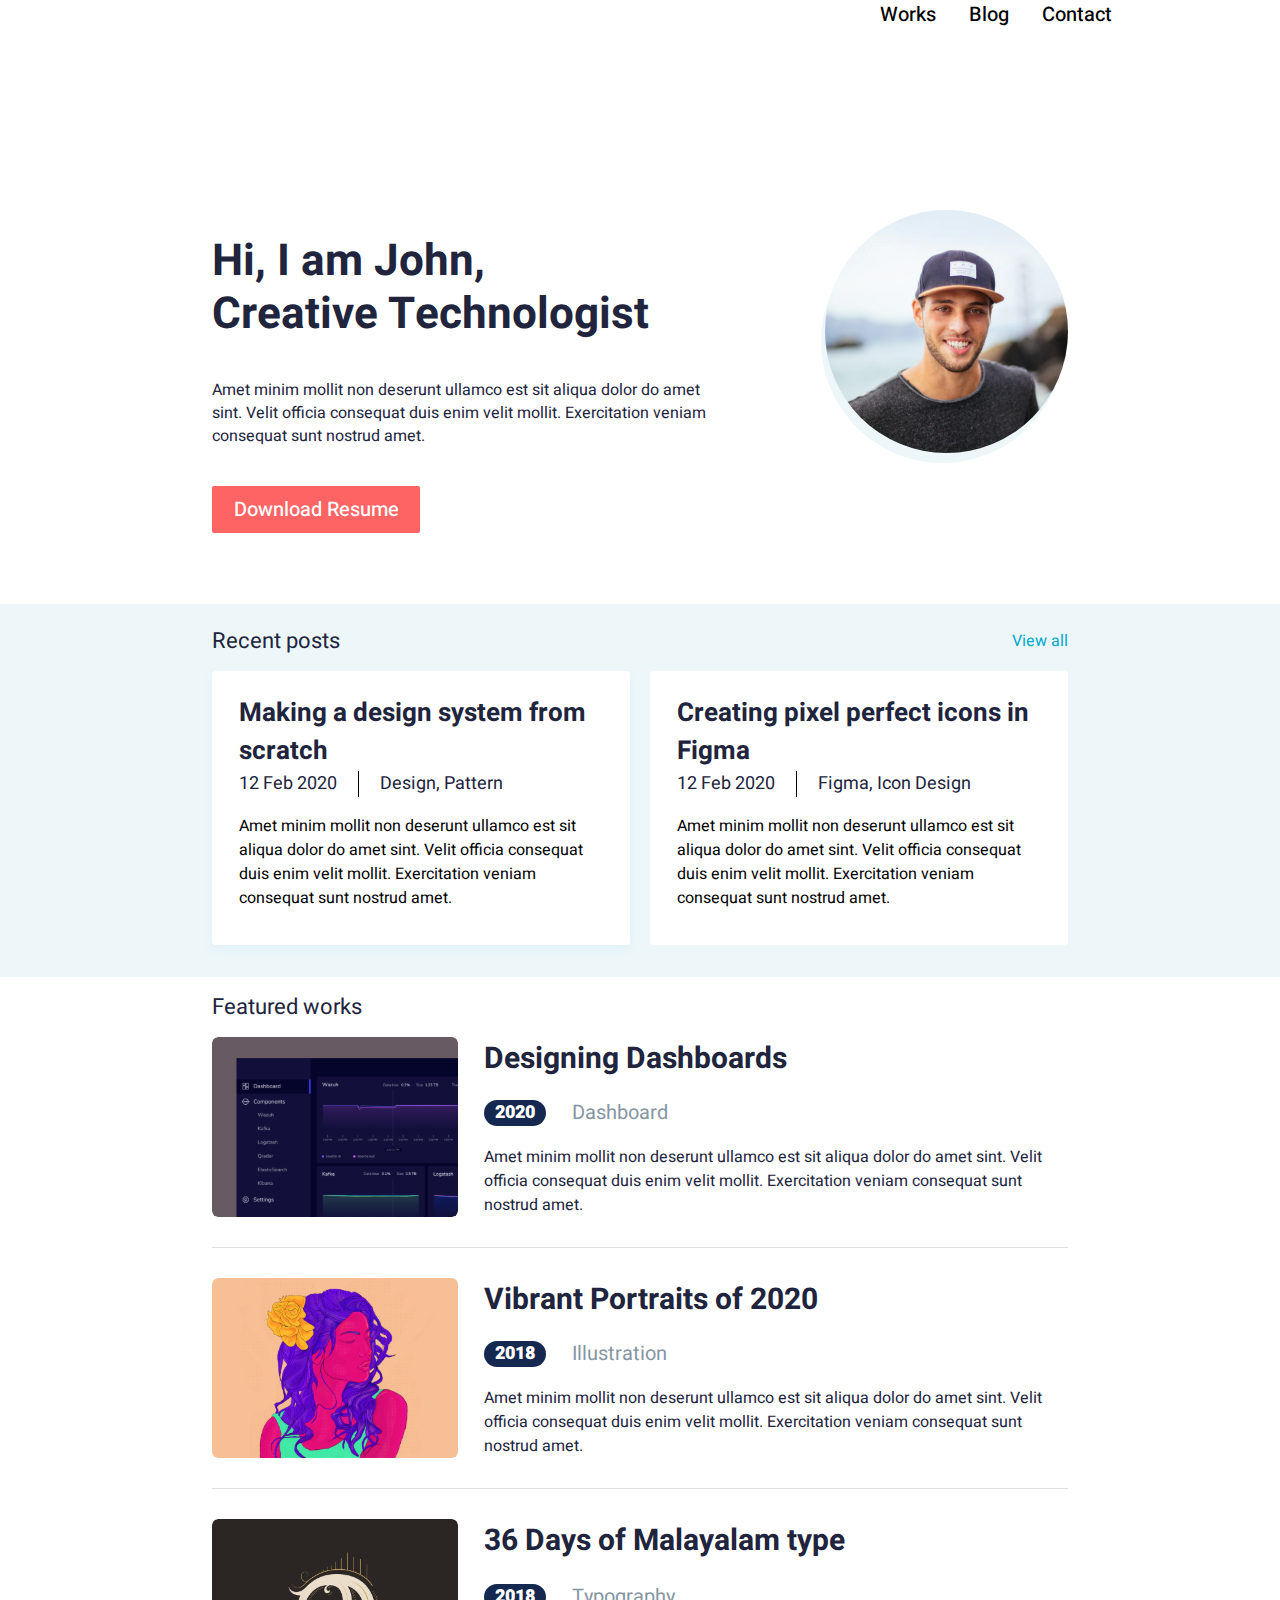
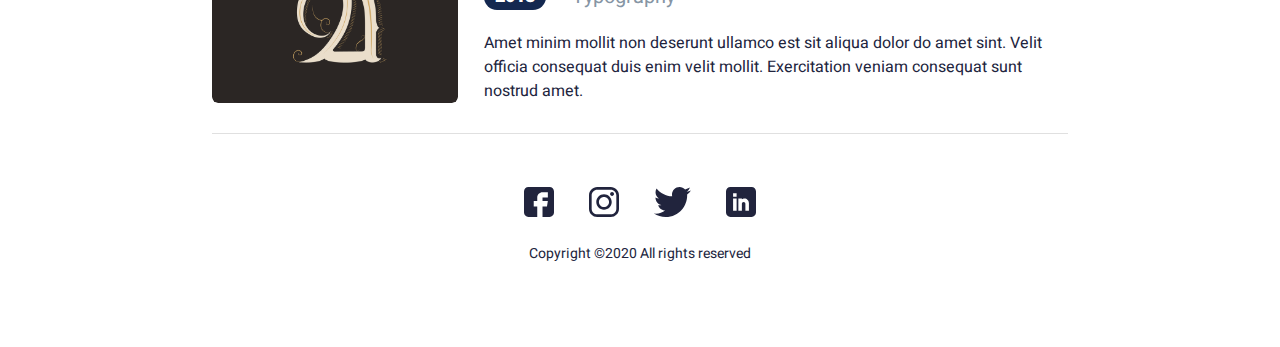
<file: index.html>
<!DOCTYPE html>
<html lang="en">

  <head>
    <meta charset="UTF-8">
    <link rel="stylesheet" href="css/reset.css">
    <link rel="stylesheet" href="css/style.css">
    <link
      href="https://fonts.googleapis.com/css2?family=Heebo:wght@400;500;700;900&display=swap"
      rel="stylesheet">
    <meta http-equiv="X-UA-Compatible" content="IE=edge">
    <meta name="viewport" content="width=device-width, initial-scale=1.0">
    <title>Document</title>
  </head>

  <body>
    <div class="wrapper">
      <header class="header">
        <div class="header-container">
          <nav class="nav-header">
            <ul class="nav-menu">
              <li class="header-menu-item"><a href="#"> Works</a></li>
              <li class="header-menu-item"><a href="#"> Blog</a></li>
              <li class="header-menu-item"><a href="#"> Contact</a></li>
            </ul>
            <div class="burger">
              Burger
            </div>
          </nav>
        </div>
      </header>
      <section class="resume">

        <div class="resume-container">
          <div class="resume-block">
            <div class="resume-content-block">

              <div class="resume-text-block">
                <div class="resume-title">Hi, I am John, <br>
                  Creative Technologist</div>
                <div class="resume-sub-title">Amet minim mollit non deserunt
                  ullamco est sit aliqua dolor do amet sint.
                  Velit officia consequat duis enim velit mollit. Exercitation
                  veniam consequat sunt nostrud amet.</div>
                <div class="resume-download-button">
                  <button>Download Resume</button>
                </div>
              </div>
            </div>
            <div class="resume-content-block">
              <div class="resume-photo">
                <img src="img/resume.svg" alt="Profil Photo">
              </div>
            </div>
          </div>
        </div>
      </section>
      <section class="recent-posts">
        <div class="recent-post-container">
          <div class="recent-post-title">
            <h2>Recent posts</h2>
            <a href="#">View all</a>
          </div>
          <div class="recent-posts-content">
            <div class="column-block">
              <div class="column checked">
                <div class="column-title">Making a design system from scratch</div>
                <div class="column-date">
                  <div class="date">12 Feb 2020</div>
                  <div class="info">Design, Pattern</div>
                </div>
                <div class="column-text">
                  Amet minim mollit non deserunt ullamco est sit aliqua dolor do
                  amet sint. Velit officia consequat duis
                  enim velit mollit. Exercitation veniam consequat sunt nostrud
                  amet.
                </div>
              </div>
            </div>
            <div class="column-block">
              <div class="column">
                <div class="column-title">Creating pixel perfect icons in Figma</div>
                <div class="column-date">
                  <div class="date">12 Feb 2020</div>
                  <div class="info">Figma, Icon Design</div>
                </div>
                <div class="column-text">
                  Amet minim mollit non deserunt ullamco est sit aliqua dolor do
                  amet sint. Velit officia consequat duis
                  enim velit mollit. Exercitation veniam consequat sunt nostrud
                  amet.
                </div>
              </div>
            </div>
          </div>
        </div>
      </section>
      <section class="featured-works">
        <div class="featured-works-container">
          <div class="featured-works-title">
            Featured works
          </div>
          <div class="featured-works-columns">
            <div class="featured-works-column-block">
              <div class="featured-works-column">
                <div class="featured-works-column-logo">
                  <img src="img/Dashboard.svg" alt="">
                </div>
                <div class="featured-works-column-content">
                  <div class="featured-works-column-title">
                    <a href="#">Designing Dashboards</a>
                  </div>
                  <div class="featured-works-column-date">
                    <div class="works-column-date-date">2020</div>
                    <div class="works-column-date-title">Dashboard</div>
                  </div>
                  <div class="featured-works-column-text">
                    Amet minim mollit non deserunt ullamco est sit aliqua dolor
                    do amet sint. Velit officia consequat duis
                    enim velit mollit. Exercitation veniam consequat sunt
                    nostrud amet.
                  </div>
                </div>
              </div>
            </div>
            <div class="featured-works-column-block">
              <div class="featured-works-column">
                <div class="featured-works-column-logo">
                  <img src="img/illustration.svg" alt="">
                </div>
                <div class="featured-works-column-content">
                  <div class="featured-works-column-title">
                    <a href="">Vibrant Portraits of 2020</a>
                  </div>
                  <div class="featured-works-column-date">
                    <div class="works-column-date-date">2018</div>
                    <div class="works-column-date-title">Illustration</div>
                  </div>
                  <div class="featured-works-column-text">
                    Amet minim mollit non deserunt ullamco est sit aliqua dolor
                    do amet sint. Velit officia consequat duis
                    enim velit mollit. Exercitation veniam consequat sunt
                    nostrud amet.
                  </div>
                </div>
              </div>
            </div>
            <div class="featured-works-column-block">
              <div class="featured-works-column">
                <div class="featured-works-column-logo">
                  <img src="img/typography.svg" alt="">
                </div>
                <div class="featured-works-column-content">
                  <div class="featured-works-column-title">
                    <a href="#">36 Days of Malayalam type</a>
                  </div>
                  <div class="featured-works-column-date">
                    <div class="works-column-date-date">2018</div>
                    <div class="works-column-date-title">Typography</div>
                  </div>
                  <div class="featured-works-column-text">
                    Amet minim mollit non deserunt ullamco est sit aliqua dolor
                    do amet sint. Velit officia consequat duis
                    enim velit mollit. Exercitation veniam consequat sunt
                    nostrud amet.
                  </div>
                </div>
              </div>
            </div>
          </div>
        </div>
      </section>
      <footer class="footer">
        <div class="footer-container">
          <ul class="contatcs">
            <li>
              <a href="#">
                <img src="img/fb.svg" alt="">
              </a>
            </li>
            <li>
              <a href="#">
                <img src="img/insta.svg" alt="">
              </a>
            </li>
            <li>
              <a href="#">
                <img src="img/Group.svg" alt="">
              </a>
            </li>

            <li>
              <a href="#">
                <img src="img/Linkedin.svg" alt="">
              </a>
            </li>
          </ul>
          <div class="copyright">
            Copyright ©2020 All rights reserved
          </div>
        </div>
      </footer>
    </div>
  </body>

</html>
</file>
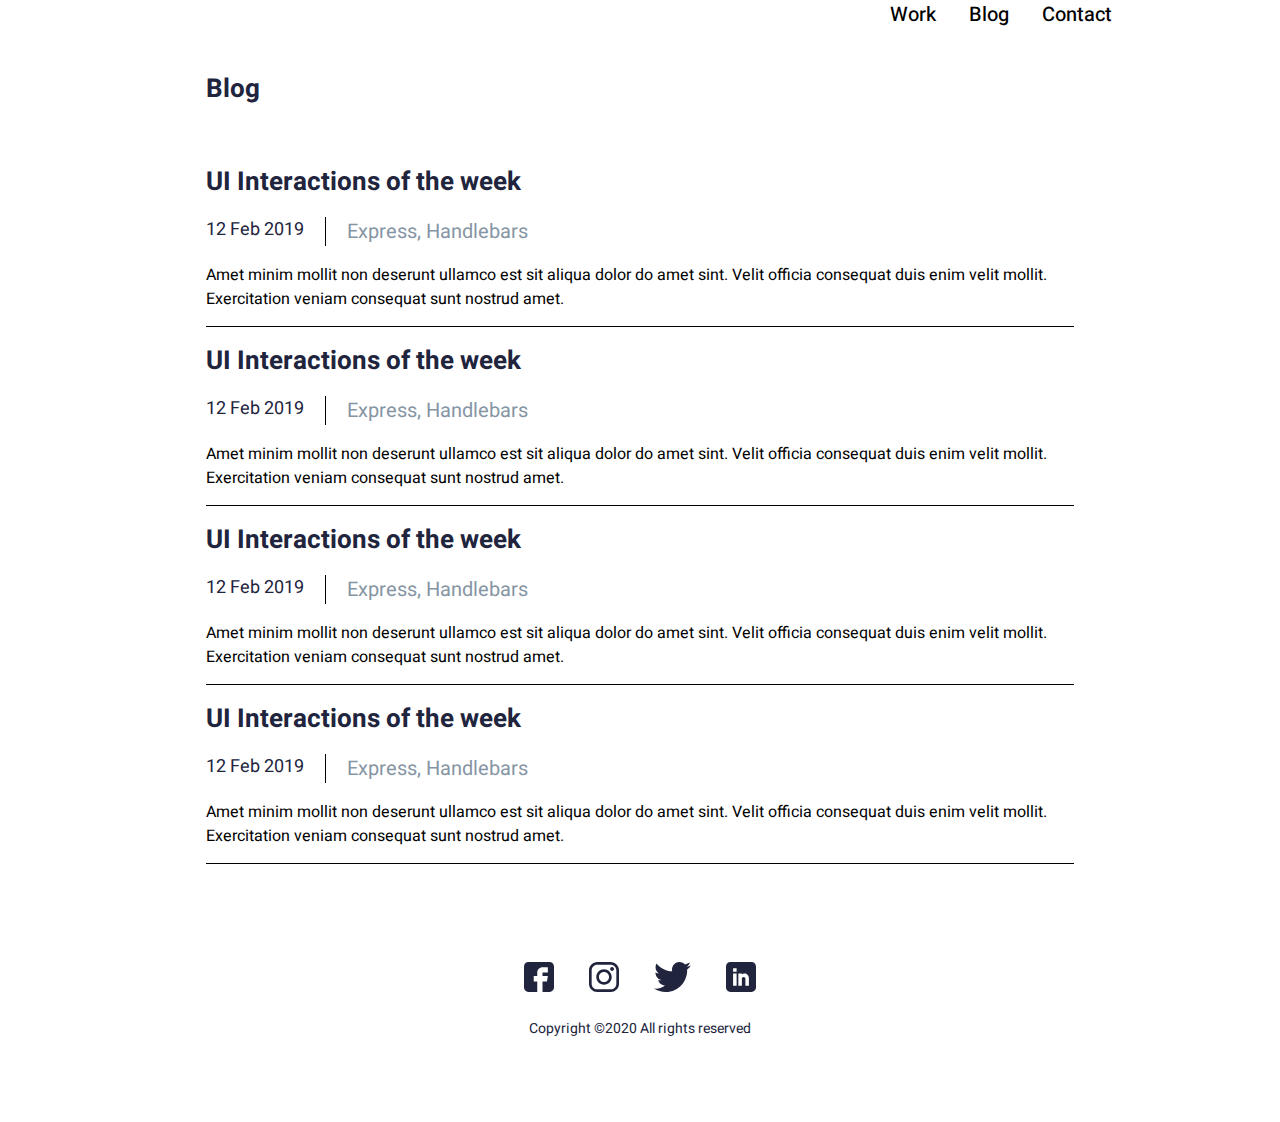
<file: Blog.html>
<!DOCTYPE html>
<html lang="en">
  <head>
    <meta charset="UTF-8">
    <meta http-equiv="X-UA-Compatible" content="IE=edge">
    <link rel="stylesheet" href="css/reset.css">
    <link rel="stylesheet" href="css/Blog.css">
    <link rel="stylesheet"
      href="https://fonts.googleapis.com/css2?family=Heebo:wght@400;500;700;900&display=swap">
    <meta name="viewport" content="width=device-width, initial-scale=1.0">
    <title>Document</title>
  </head>
  <body>
    <div class="wrapper">
      <header class="header">
        <div class="header-container">
          <nav class="nav-header">
            <ul class="nav-menu">
              <li class="header-menu-item"><a href="Works.html"> Work</a></li>
              <li class="header-menu-item"><a href="Blog.html"> Blog</a></li>
              <li class="header-menu-item"><a href="index.html"> Contact</a></li>
            </ul>
            <div class="burger">
              Burger
            </div>
          </nav>
        </div>
      </header>
      <div class="blog-layout">
        <div class="blog-container">
          <div class="blog-title">
            Blog
          </div>
          <div class="blog-row">
            <div class="blog-block">
              <div class="blog-column">
                <div class="column-title">UI Interactions of the week</div>
                <div class="column-date">
                  <div class="date">12 Feb 2019</div>
                  <div class="info">Express, Handlebars</div>
                </div>
                <div class="column-text">
                  Amet minim mollit non deserunt ullamco est sit aliqua dolor do
                  amet sint. Velit officia consequat duis enim velit mollit.
                  Exercitation veniam consequat sunt nostrud amet.
                </div>
              </div>
              <div class="blog-block">
                <div class="blog-column">
                  <div class="column-title">UI Interactions of the week</div>
                  <div class="column-date">
                    <div class="date">12 Feb 2019</div>
                    <div class="info">Express, Handlebars</div>
                  </div>
                  <div class="column-text">
                    Amet minim mollit non deserunt ullamco est sit aliqua dolor
                    do
                    amet sint. Velit officia consequat duis enim velit mollit.
                    Exercitation veniam consequat sunt nostrud amet.
                  </div>
                </div>
                <div class="blog-block">
                  <div class="blog-column">
                    <div class="column-title">UI Interactions of the week</div>
                    <div class="column-date">
                      <div class="date">12 Feb 2019</div>
                      <div class="info">Express, Handlebars</div>
                    </div>
                    <div class="column-text">
                      Amet minim mollit non deserunt ullamco est sit aliqua
                      dolor do
                      amet sint. Velit officia consequat duis enim velit mollit.
                      Exercitation veniam consequat sunt nostrud amet.
                    </div>
                  </div>
                  <div class="blog-block">
                    <div class="blog-column">
                      <div class="column-title">UI Interactions of the week</div>
                      <div class="column-date">
                        <div class="date">12 Feb 2019</div>
                        <div class="info">Express, Handlebars</div>
                      </div>
                      <div class="column-text">
                        Amet minim mollit non deserunt ullamco est sit aliqua
                        dolor do
                        amet sint. Velit officia consequat duis enim velit
                        mollit.
                        Exercitation veniam consequat sunt nostrud amet.
                      </div>
                    </div>
                  </div>
                </div>
              </div>
              <footer class="footer">
                <div class="footer-container">
                  <ul class="contatcs">
                    <li>
                      <a href="#">
                        <img src="img/fb.svg" alt="">
                      </a>
                    </li>
                    <li>
                      <a href="#">
                        <img src="img/insta.svg" alt="">
                      </a>
                    </li>
                    <li>
                      <a href="#">
                        <img src="img/Group.svg" alt="">
                      </a>
                    </li>

                    <li>
                      <a href="#">
                        <img src="img/Linkedin.svg" alt="">
                      </a>
                    </li>
                  </ul>
                  <div class="copyright">
                    Copyright ©2020 All rights reserved
                  </div>
                </div>
              </footer>
            </div>
          </body>
        </html>
</file>
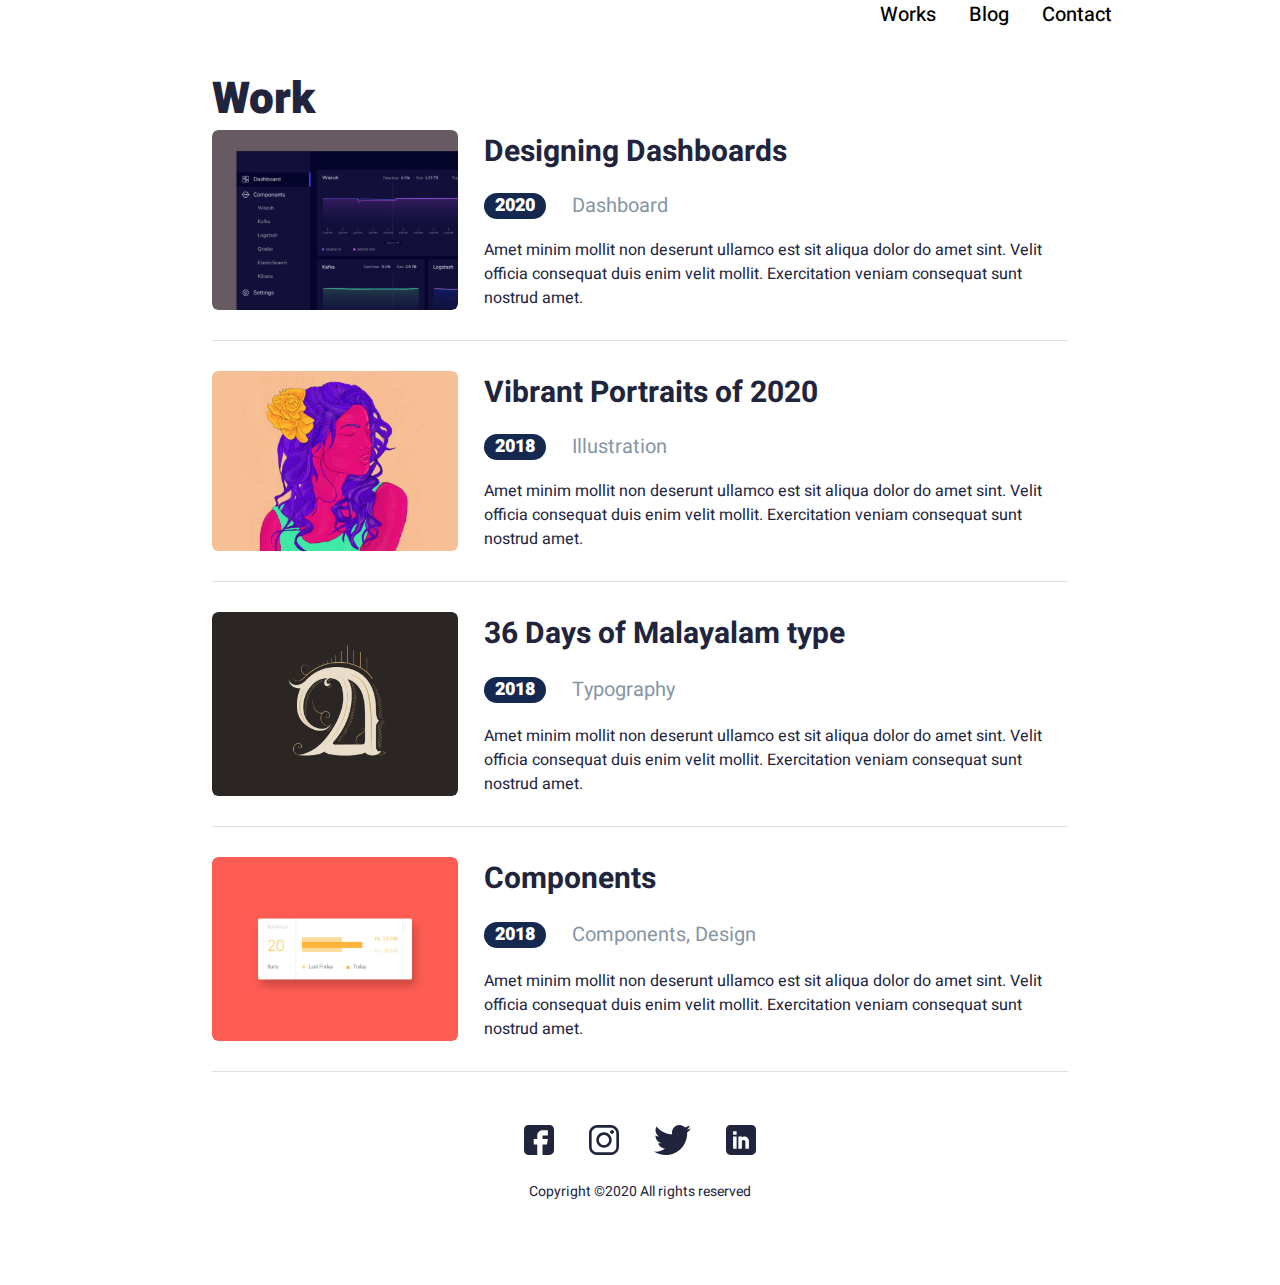
<file: Works.html>
<!DOCTYPE html>
<html lang="en">
  <head>
    <link rel="stylesheet" href="css/reset.css">
    <link rel="stylesheet" href="css/Works.css">
    <link
      href="https://fonts.googleapis.com/css2?family=Heebo:wght@400;500;700;900&display=swap"
      rel="stylesheet">
    <meta charset="UTF-8">
    <meta http-equiv="X-UA-Compatible" content="IE=edge">
    <meta name="viewport" content="width=device-width, initial-scale=1.0">
    <title>Document</title>
  </head>
  <body>
    <div class="wrapper">
      <header class="header">
        <div class="header-container">
          <nav class="nav-header">
            <ul class="nav-menu">
              <li class="header-menu-item"><a href="Works.html"> Works</a></li>
              <li class="header-menu-item"><a href="Blog.html"> Blog</a></li>
              <li class="header-menu-item"><a href="index.html"> Contact</a></li>
            </ul>
            <div class="burger">
              Burger
            </div>
          </nav>
        </div>
      </header>
      <section class="featured-works">
        <div class="featured-works-container">
          <div class="featured-works-title">
            Work
          </div>
          <div class="featured-works-columns">
            <div class="featured-works-column-block">
              <div class="featured-works-column">
                <div class="featured-works-column-logo">
                  <img src="img/Dashboard.svg" alt="">
                </div>
                <div class="featured-works-column-content">
                  <div class="featured-works-column-title">
                    <a href="#">Designing Dashboards</a>
                  </div>
                  <div class="featured-works-column-date">
                    <div class="works-column-date-date">2020</div>
                    <div class="works-column-date-title">Dashboard</div>
                  </div>
                  <div class="featured-works-column-text">
                    Amet minim mollit non deserunt ullamco est sit aliqua dolor
                    do amet sint. Velit officia consequat duis
                    enim velit mollit. Exercitation veniam consequat sunt
                    nostrud amet.
                  </div>
                </div>
              </div>
            </div>
            <div class="featured-works-column-block">
              <div class="featured-works-column">
                <div class="featured-works-column-logo">
                  <img src="img/illustration.svg" alt="">
                </div>
                <div class="featured-works-column-content">
                  <div class="featured-works-column-title">
                    <a href="">Vibrant Portraits of 2020</a>
                  </div>
                  <div class="featured-works-column-date">
                    <div class="works-column-date-date">2018</div>
                    <div class="works-column-date-title">Illustration</div>
                  </div>
                  <div class="featured-works-column-text">
                    Amet minim mollit non deserunt ullamco est sit aliqua dolor
                    do amet sint. Velit officia consequat duis
                    enim velit mollit. Exercitation veniam consequat sunt
                    nostrud amet.
                  </div>
                </div>
              </div>
            </div>
            <div class="featured-works-column-block">
              <div class="featured-works-column">
                <div class="featured-works-column-logo">
                  <img src="img/typography.svg" alt="">
                </div>
                <div class="featured-works-column-content">
                  <div class="featured-works-column-title">
                    <a href="#">36 Days of Malayalam type</a>
                  </div>
                  <div class="featured-works-column-date">
                    <div class="works-column-date-date">2018</div>
                    <div class="works-column-date-title">Typography</div>
                  </div>
                  <div class="featured-works-column-text">
                    Amet minim mollit non deserunt ullamco est sit aliqua dolor
                    do amet sint. Velit officia consequat duis
                    enim velit mollit. Exercitation veniam consequat sunt
                    nostrud amet.
                  </div>
                </div>
              </div>
            </div>
            <div class="featured-works-column-block">
              <div class="featured-works-column">
                <div class="featured-works-column-logo">
                  <img src="img/comp.svg" alt="">
                </div>
                <div class="featured-works-column-content">
                  <div class="featured-works-column-title">
                    <a href="#">Components</a>
                  </div>
                  <div class="featured-works-column-date">
                    <div class="works-column-date-date">2018</div>
                    <div class="works-column-date-title">Components, Design</div>
                  </div>
                  <div class="featured-works-column-text">
                    Amet minim mollit non deserunt ullamco est sit aliqua dolor
                    do amet sint. Velit officia consequat duis
                    enim velit mollit. Exercitation veniam consequat sunt
                    nostrud amet.
                  </div>
                </div>
              </div>
            </div>
          </div>
        </div>
      </section>
      <footer class="footer">
        <div class="footer-container">
          <ul class="contatcs">
            <li>
              <a href="#">
                <img src="img/fb.svg" alt="">
              </a>
            </li>
            <li>
              <a href="#">
                <img src="img/insta.svg" alt="">
              </a>
            </li>
            <li>
              <a href="#">
                <img src="img/Group.svg" alt="">
              </a>
            </li>

            <li>
              <a href="#">
                <img src="img/Linkedin.svg" alt="">
              </a>
            </li>
          </ul>
          <div class="copyright">
            Copyright ©2020 All rights reserved
          </div>
        </div>
      </footer>
    </div>
  </body>
</html>
</file>
<file: css/style.css>
.wrapper {
  font-family: 'Heebo';
  font-style: normal;
}

@media (max-width: 960px) {
  .wrapper {
    padding: 0 11px;
  }
}

.header-container {
  max-width: 944px;
  margin: 0 auto;
  min-height: 70px;
}

.nav-menu {
  display: flex;
  justify-content: flex-end;
  align-items: center;
  gap: 33px;
}

.header-menu-item a {
  font-weight: 500;
  font-size: 20px;
  line-height: 29px;
  color: #000000;
  position: relative;
}

.header-menu-item a::before {
  content: '';
  height: 0px;
  width: 100%;
  position: absolute;
  top: 0;
  background: linear-gradient(0deg, rgba(34, 193, 195, 1) 20%, rgba(34, 193, 195, 1) 25%, rgba(34, 193, 195, 1) 28%, rgba(34, 193, 195, 1) 34%, rgba(34, 193, 195, 1) 37%, rgba(34, 193, 195, 1) 44%, rgba(34, 193, 195, 1) 50%, rgba(34, 193, 195, 1) 53%, rgba(41, 193, 190, 1) 56%, rgba(50, 192, 184, 1) 60%, rgba(55, 192, 181, 1) 62%, rgba(76, 191, 167, 1) 66%, rgba(105, 191, 178, 1) 74%, rgba(113, 191, 178, 1) 76%, rgba(127, 190, 186, 1) 78%, rgba(118, 190, 181, 1) 82%, rgba(45, 206, 253, 1) 100%);

  z-index: -1;
}

.header-menu-item a:hover:before {
  height: 35px;
  transition: .3s;
}

.resume {
  padding-bottom: 71px;
  padding-top: 140px;
}

.resume-container {
  max-width: 856px;
  margin: 0 auto;
}

.resume-block {
  display: flex;
  margin: 0 -56px;
}

.resume-text-block {
  padding-top: 25px;
}

.resume-content-block {
  padding: 0 56px;
}

.resume-title {
  font-weight: 700;
  font-size: 44px;
  line-height: 53px;
  color: #21243D;
}

.resume-sub-title {
  padding-top: 38px;
  font-weight: 400;
  font-size: 16px;
  line-height: 23px;
  color: #21243D;
}

.resume-download-button {
  padding-top: 38px;
}

.resume-download-button button {
  width: 208px;
  height: 47px;
  background: #FF6464;
  border-radius: 2px;
  font-weight: 500;
  font-size: 20px;
  line-height: 29px;
  position: relative;
  color: white;
  overflow: hidden;
  transition: .3s;
}


.resume-download-button button:hover {
  background-color: black;
}


.resume-photo {
  position: relative;
  z-index: 5;
}

.resume-photo:hover {
  transform: rotate(360deg);
  transition: .6s;
}

.resume-photo img {
  position: relative;
  z-index: 5;
}

.resume-photo::after {
  content: '';
  width: 243px;
  height: 243px;
  border-radius: 50%;
  background: #EDF7FA;
  position: absolute;
  left: -4px;
  top: 10px;
}

.burger {
  display: none;
  justify-content: flex-end;
  font-size: 24px;
  align-items: center;
}



@media (max-width:960px) {
  .nav-menu {
    display: none;
  }

  .burger {
    display: flex;
  }
}

@media (max-width:960px) {
  .resume-block {
    flex-wrap: wrap;
    max-width: 100%;
    margin: 0 auto;
    text-align: center;
  }

  .resume-content-block:nth-child(1) {
    order: 2;
  }

  .resume-content-block {
    margin: 0 auto;
    padding: 0;
  }
}

.recent-posts {
  background: #EDF7FA;
  padding-top: 7px;
  padding-bottom: 32px;
}

.recent-post-container {
  max-width: 856px;
  margin: 0 auto;
}

.recent-post-title {
  display: flex;
  align-items: center;
}

.recent-post-title a {
  font-weight: 400;
  font-size: 16px;
  line-height: 24px;
  justify-content: flex-end;
  display: flex;
  flex: 1 1 auto;
  color: #00A8CC;
}

.recent-post-title h2 {
  font-weight: 400;
  font-size: 22px;
  line-height: 60px;
  color: #21243D;
}

.recent-posts-content {
  display: flex;
  margin: 0 -10px;
}

.column-block {
  padding: 0 10px;
  width: 50%;
}

.column {
  background-color: #fff;
  padding: 23px 23px 3px 27px;
  border-radius: 4px;
  padding-bottom: 35px;
}

.column-title {
  font-weight: 700;
  font-size: 26px;
  line-height: 38px;
  margin-bottom: 1px;
  color: #21243D;
}

.column-date {
  font-weight: 400;
  font-size: 18px;
  line-height: 26px;
  display: flex;
  /* Dark Color */
  margin-bottom: 17px;
  color: #21243D;
}

.checked {
  box-shadow: 0px 4px 10px rgba(187, 225, 250, 0.25);
  border-radius: 4px;
}

.date {
  border-right: 1px solid black;
  padding-right: 21px;
}

.info {
  padding-left: 21px;
}

.column-text {
  font-weight: 400;
  font-size: 16px;
  line-height: 24px;
}

/* Dark Color */

@media (max-width: 960px) {
  .recent-posts-content {
    flex-wrap: wrap;
    margin: 0;
  }

  .column-block {
    width: 100%;
    padding: 0;
  }

  .recent-post-title {
    display: block;
    text-align: center;
  }

  .recent-post-title a {
    display: none;
  }
}

.featured-works {}

.featured-works-container {
  max-width: 856px;
  margin: 0 auto;
}

.featured-works-title {
  font-weight: 400;
  font-size: 22px;
  line-height: 60px;
  color: #21243D;
}

.featured-works-columns {
  display: flex;
  flex-wrap: wrap;
  margin: -30px 0;
}

.featured-works-column-block {
  max-width: 100%;
  padding-top: 30px;
}

.featured-works-column-content {
  display: flex;
  flex-direction: column;
  justify-content: space-between;
  padding-left: 26px;
}

.featured-works-column {
  display: flex;
  padding-bottom: 30px;
  border-bottom: 1px solid #E0E0E0;
}

.featured-works-column-logo {
  flex: 1 0 auto;
  overflow: hidden;
  border-radius: 6px;

}

.featured-works-column-logo img {
  transition: .3s;
}

.featured-works-column:hover .featured-works-column-logo img {
  transform: scale(1.3);

}

.featured-works-column-title a {
  font-weight: 700;
  font-size: 30px;
  line-height: 44px;
  color: #21243D;
}

.featured-works-column-title a:hover {
  color: #585a78;
  transition: .3s;
}

.featured-works-column-date {
  display: flex;
  height: 25px;
  align-items: center;
}

.works-column-date-date {
  font-weight: 900;
  font-size: 18px;
  color: #FFFFFF;
  background: #142850;
  border-radius: 16px;
  padding: 4px 11px;
  margin-right: 26px;
}

.works-column-date-title {
  font-weight: 400;
  font-size: 20px;

  /* Light */

  color: #8695A4;
}

.featured-works-column-text {
  font-weight: 400;
  font-size: 16px;
  line-height: 24px;

  /* Dark Color */

  color: #21243D;

}

@media (max-width: 600px) {
  .featured-works-column {
    flex-direction: column;
  }

  .featured-works-column-title a:hover {
    color: #21243D;
  }

  .featured-works-column:hover .featured-works-column-logo img {
    transform: scale(1);
  }

  .featured-works-column-content {
    padding: 0;
  }
}

.footer {
  padding: 83px 0;
}

.footer-container {
  max-width: 856px;
  margin: 0 auto;
}

.contatcs {
  display: flex;
  justify-content: center;
  gap: 35px;
  margin-bottom: 26px;
}

.copyright {
  text-align: center;
  font-weight: 400;
  font-size: 14px;
  line-height: 21px;
  /* identical to box height */

  text-align: center;

  /* Dark */

  color: #21243D;

}

.contatcs li:hover img {
  /*transform: scale(1.2) rotate(360deg);*/
  transition: .3s;
  transform: translate(0, -50%);
}
</file>
<file: css/Blog.css>
.wrapper {
  font-family: 'Heebo';
  font-style: normal;
}

@media (max-width: 960px) {
  .wrapper {
    padding: 0 11px;
  }
}

.header-container {
  max-width: 944px;
  margin: 0 auto;
  min-height: 70px;
}

.nav-menu {
  display: flex;
  justify-content: flex-end;
  align-items: center;
  gap: 33px;
}

.header-menu-item a {
  font-weight: 500;
  font-size: 20px;
  line-height: 29px;
  color: #000000;
  position: relative;
}

.header-menu-item a::before {
  content: '';
  height: 0px;
  width: 100%;
  position: absolute;
  top: 0;
  background: linear-gradient(0deg, rgba(34, 193, 195, 1) 20%, rgba(34, 193, 195, 1) 25%, rgba(34, 193, 195, 1) 28%, rgba(34, 193, 195, 1) 34%, rgba(34, 193, 195, 1) 37%, rgba(34, 193, 195, 1) 44%, rgba(34, 193, 195, 1) 50%, rgba(34, 193, 195, 1) 53%, rgba(41, 193, 190, 1) 56%, rgba(50, 192, 184, 1) 60%, rgba(55, 192, 181, 1) 62%, rgba(76, 191, 167, 1) 66%, rgba(105, 191, 178, 1) 74%, rgba(113, 191, 178, 1) 76%, rgba(127, 190, 186, 1) 78%, rgba(118, 190, 181, 1) 82%, rgba(45, 206, 253, 1) 100%);

  z-index: -1;
}

.header-menu-item a:hover:before {
  height: 35px;
  transition: .3s;
}


.burger {
  display: none;
  justify-content: flex-end;
  font-size: 24px;
  align-items: center;
}



@media (max-width:960px) {
  .nav-menu {
    display: none;
  }

  .burger {
    display: flex;
  }
}

.blog-container {
  max-width: 868px;
  margin: 0 auto;
}

.blog-column {
  margin-bottom: 15px;
  padding-bottom: 15px;
  border-bottom: 1px solid black;
}

.blog-title {
  font-weight: 700;
  font-size: 26px;
  line-height: 38px;
  margin-bottom: 55px;
  color: #21243D;
}

.column-date {
  font-weight: 400;
  font-size: 18px;
  line-height: 26px;
  display: flex;
  /* Dark Color */
  margin-bottom: 17px;
  color: #21243D;
}

.date {
  border-right: 1px solid black;
  padding-right: 21px;
}

.info {
  padding-left: 21px;
  font-weight: 400;
  font-size: 20px;
  line-height: 29px;

  /* Light */

  color: #8695A4;
}

.column-title {
  font-weight: 700;
  font-size: 26px;
  line-height: 38px;
  margin-bottom: 16px;
  color: #21243D;
}

.column-text {
  font-weight: 400;
  font-size: 16px;
  line-height: 24px;
}

.footer {
  padding: 83px 0;
}

.footer-container {
  max-width: 856px;
  margin: 0 auto;
}

.contatcs {
  display: flex;
  justify-content: center;
  gap: 35px;
  margin-bottom: 26px;
}

.copyright {
  text-align: center;
  font-weight: 400;
  font-size: 14px;
  line-height: 21px;
  /* identical to box height */

  text-align: center;

  /* Dark */

  color: #21243D;

}

.contatcs li:hover img {
  /*transform: scale(1.2) rotate(360deg);*/
  transition: .3s;
  transform: translate(0, -50%);
}
</file>
<file: css/Works.css>
.wrapper {
  font-family: 'Heebo';
  font-style: normal;
}

@media (max-width: 960px) {
  .wrapper {
    padding: 0 11px;
  }
}

.header-container {
  max-width: 944px;
  margin: 0 auto;
  min-height: 70px;
}

.nav-menu {
  display: flex;
  justify-content: flex-end;
  align-items: center;
  gap: 33px;
}

.header-menu-item a {
  font-weight: 500;
  font-size: 20px;
  line-height: 29px;
  color: #000000;
  position: relative;
}

.header-menu-item a::before {
  content: '';
  height: 0px;
  width: 100%;
  position: absolute;
  top: 0;
  background: linear-gradient(0deg, rgba(34, 193, 195, 1) 20%, rgba(34, 193, 195, 1) 25%, rgba(34, 193, 195, 1) 28%, rgba(34, 193, 195, 1) 34%, rgba(34, 193, 195, 1) 37%, rgba(34, 193, 195, 1) 44%, rgba(34, 193, 195, 1) 50%, rgba(34, 193, 195, 1) 53%, rgba(41, 193, 190, 1) 56%, rgba(50, 192, 184, 1) 60%, rgba(55, 192, 181, 1) 62%, rgba(76, 191, 167, 1) 66%, rgba(105, 191, 178, 1) 74%, rgba(113, 191, 178, 1) 76%, rgba(127, 190, 186, 1) 78%, rgba(118, 190, 181, 1) 82%, rgba(45, 206, 253, 1) 100%);

  z-index: -1;
}

.header-menu-item a:hover:before {
  height: 35px;
  transition: .3s;
}

.burger {
  display: none;
  justify-content: flex-end;
  font-size: 24px;
  align-items: center;
}



@media (max-width:960px) {
  .nav-menu {
    display: none;
  }

  .burger {
    display: flex;
  }
}

.featured-works {}

.featured-works-container {
  max-width: 856px;
  margin: 0 auto;
}

.featured-works-title {
  font-weight: 900;
  font-size: 44px;
  line-height: 60px;
  /* or 136% */


  /* Dark Color */

  color: #21243D;
}


.featured-works-columns {
  display: flex;
  flex-wrap: wrap;
  margin: -30px 0;
}

.featured-works-column-block {
  max-width: 100%;
  padding-top: 30px;
}

.featured-works-column-content {
  display: flex;
  flex-direction: column;
  justify-content: space-between;
  padding-left: 26px;
}

.featured-works-column {
  display: flex;
  padding-bottom: 30px;
  border-bottom: 1px solid #E0E0E0;
}

.featured-works-column-logo {
  flex: 1 0 auto;
  overflow: hidden;
  border-radius: 6px;

}

.featured-works-column-logo img {
  transition: .3s;
}

.featured-works-column:hover .featured-works-column-logo img {
  transform: scale(1.3);

}

.featured-works-column-title a {
  font-weight: 700;
  font-size: 30px;
  line-height: 44px;
  color: #21243D;
}

.featured-works-column-title a:hover {
  color: #585a78;
  transition: .3s;
}

.featured-works-column-date {
  display: flex;
  height: 25px;
  align-items: center;
}

.works-column-date-date {
  font-weight: 900;
  font-size: 18px;
  color: #FFFFFF;
  background: #142850;
  border-radius: 16px;
  padding: 4px 11px;
  margin-right: 26px;
}

.works-column-date-title {
  font-weight: 400;
  font-size: 20px;

  /* Light */

  color: #8695A4;
}

.featured-works-column-text {
  font-weight: 400;
  font-size: 16px;
  line-height: 24px;

  /* Dark Color */

  color: #21243D;

}

@media (max-width: 600px) {
  .featured-works-column {
    flex-direction: column;
  }

  .featured-works-column-title a:hover {
    color: #21243D;
  }

  .featured-works-column:hover .featured-works-column-logo img {
    transform: scale(1);
  }

  .featured-works-column-content {
    padding: 0;
  }
}

.footer {
  padding: 83px 0;
}

.footer-container {
  max-width: 856px;
  margin: 0 auto;
}

.contatcs {
  display: flex;
  justify-content: center;
  gap: 35px;
  margin-bottom: 26px;
}

.copyright {
  text-align: center;
  font-weight: 400;
  font-size: 14px;
  line-height: 21px;
  /* identical to box height */

  text-align: center;

  /* Dark */

  color: #21243D;

}

.contatcs li:hover img {
  /*transform: scale(1.2) rotate(360deg);*/
  transition: .3s;
  transform: translate(0, -50%);
}
</file>
